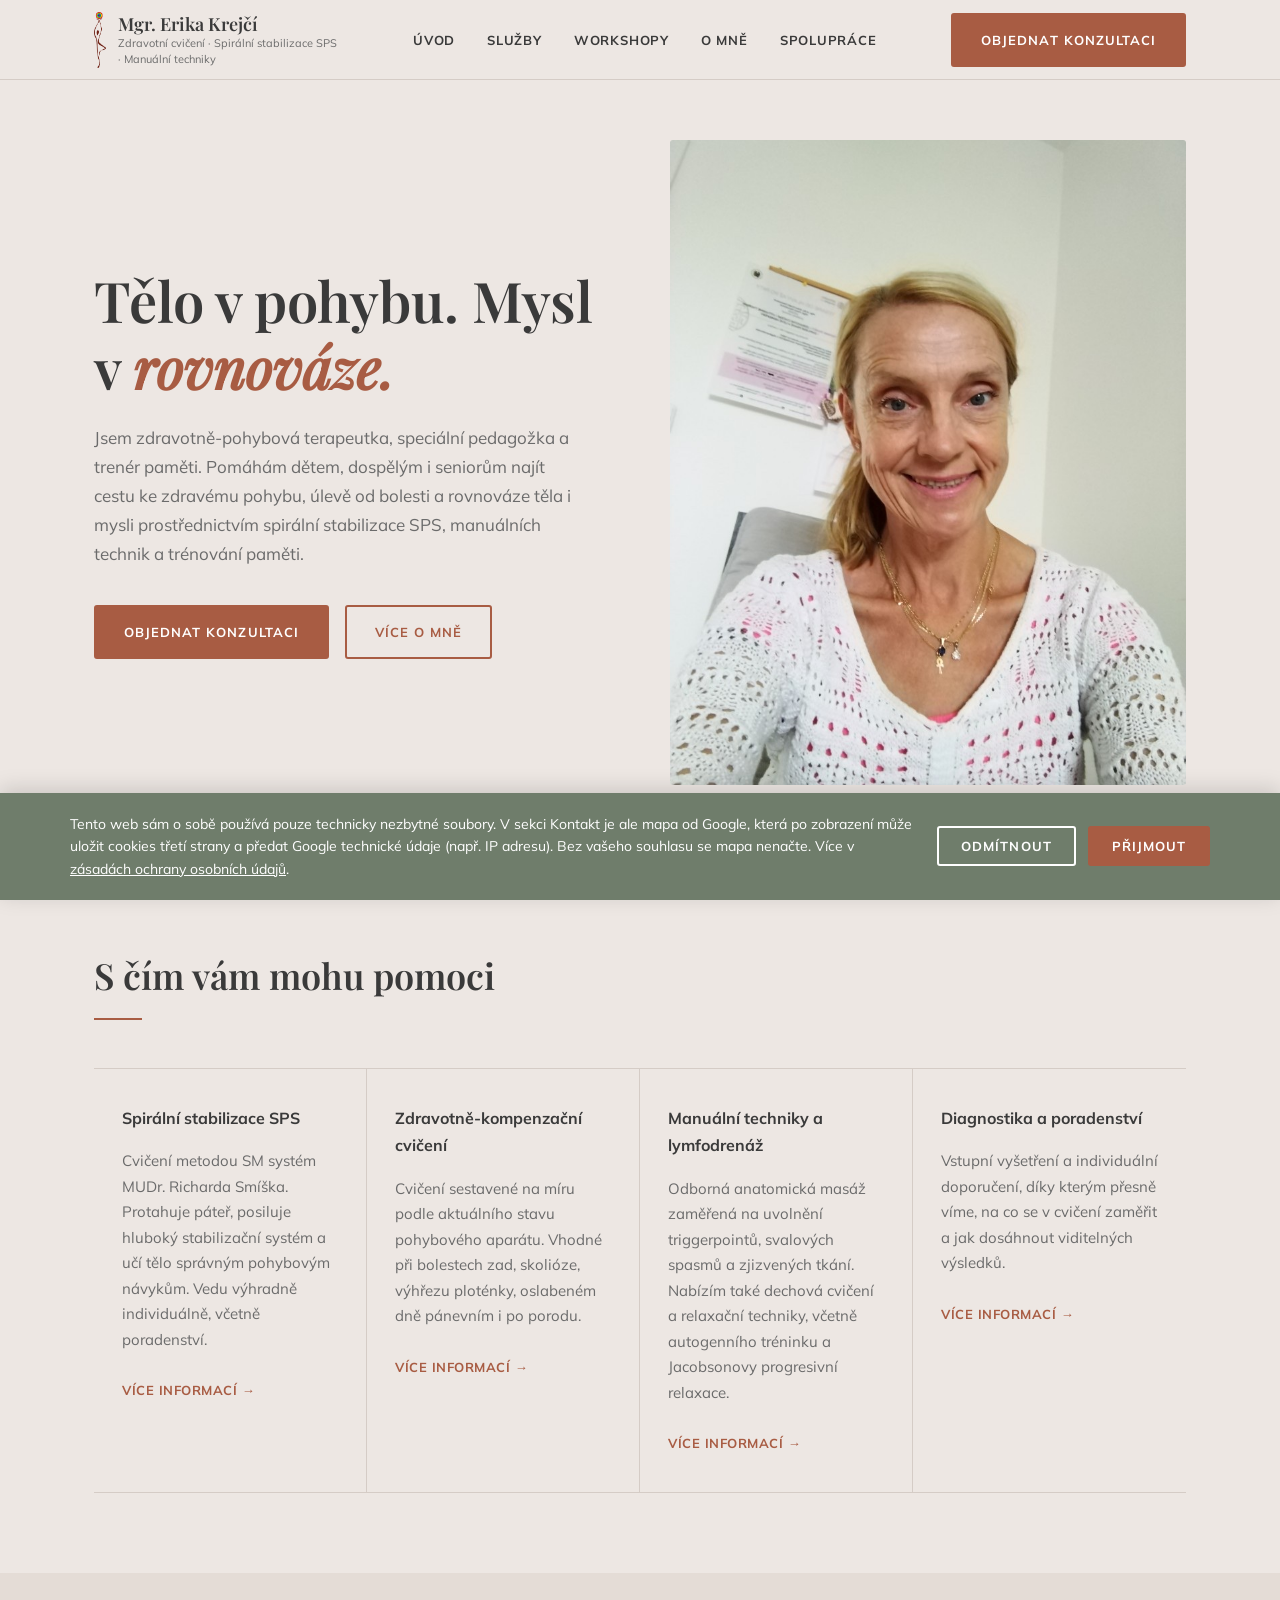
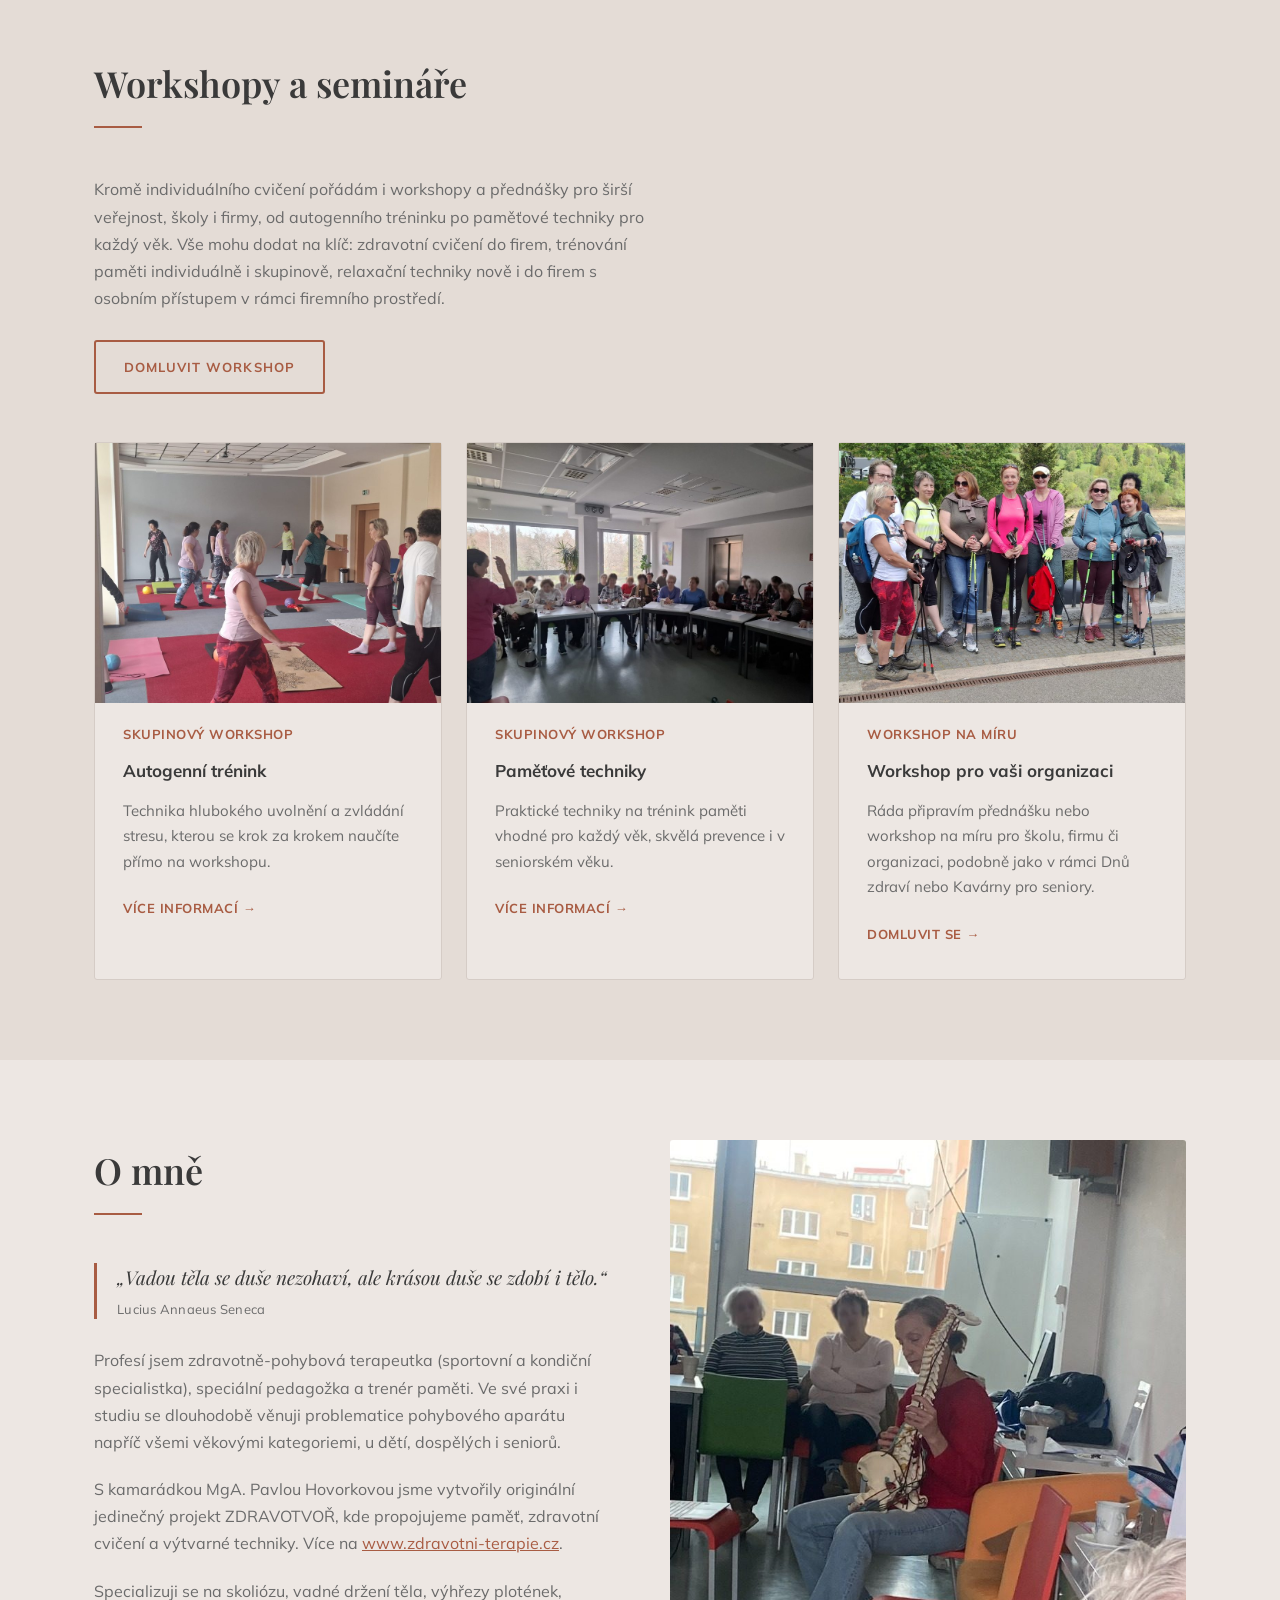
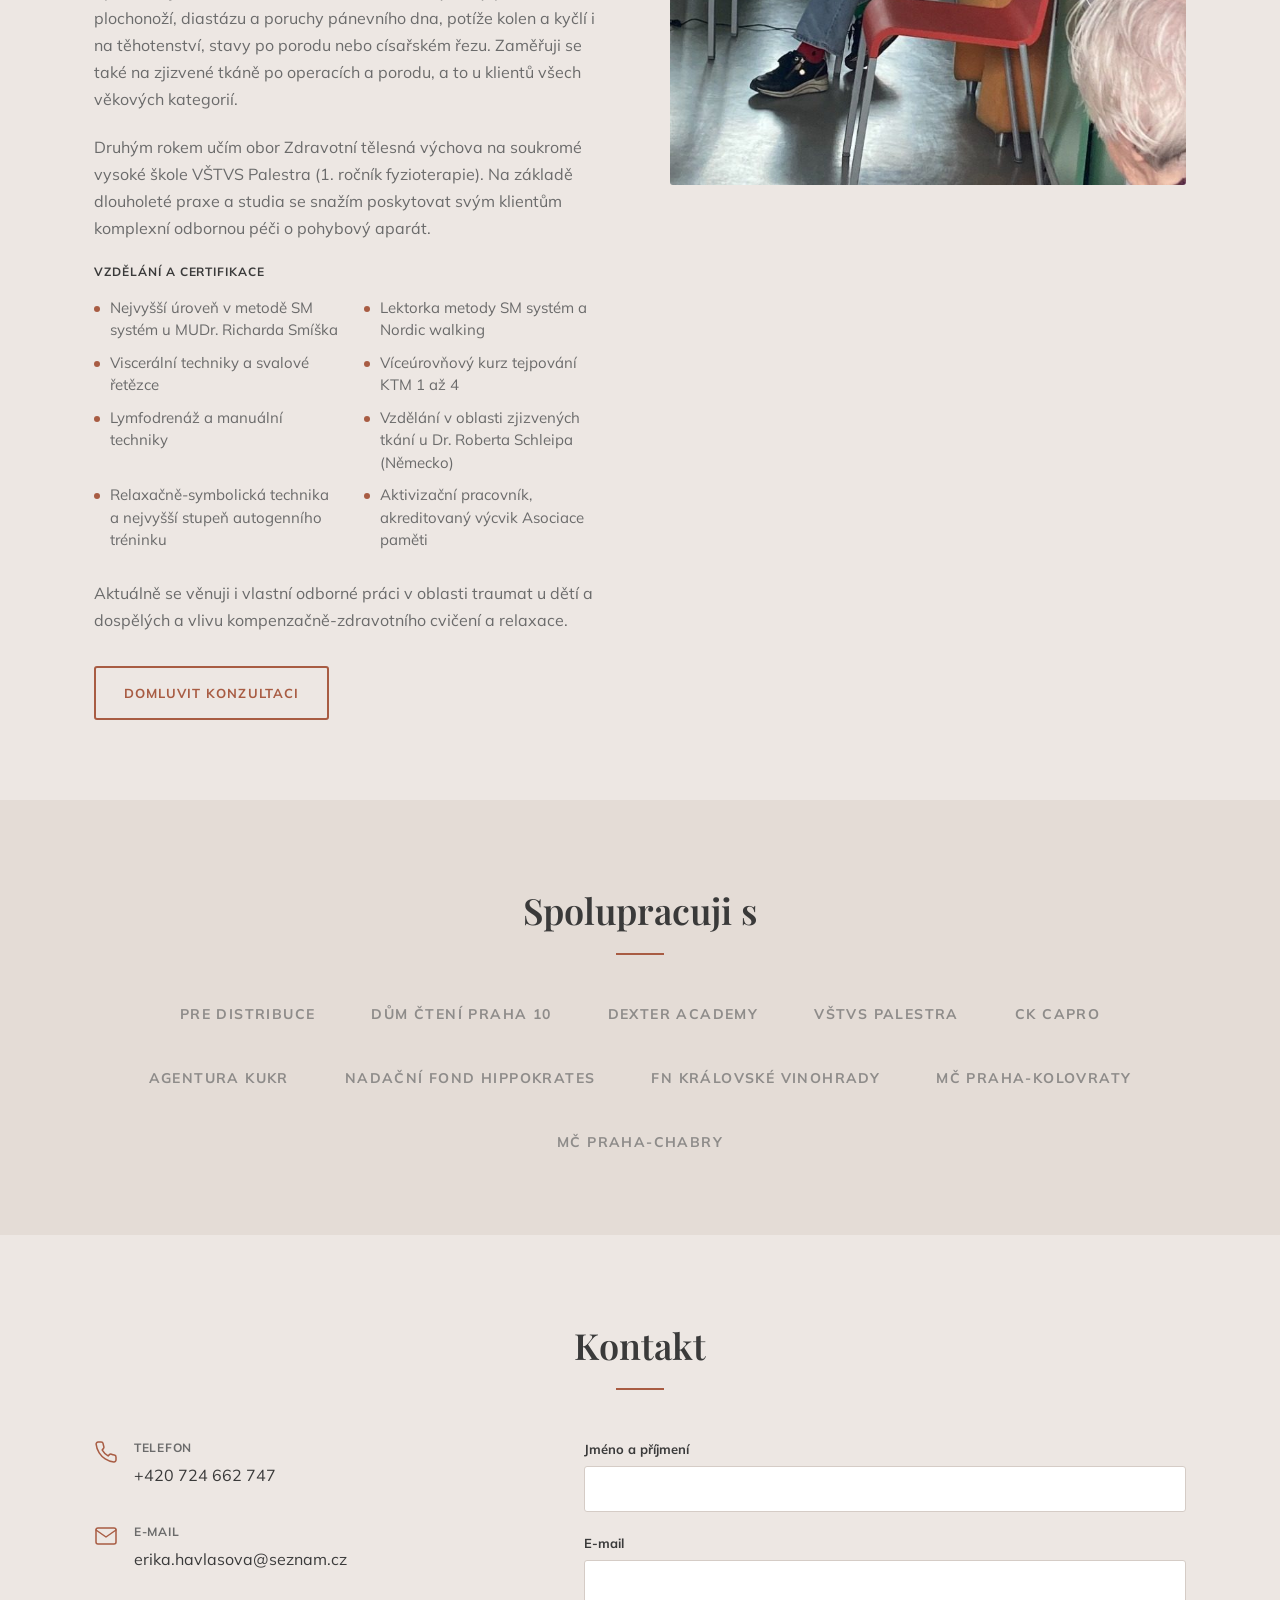
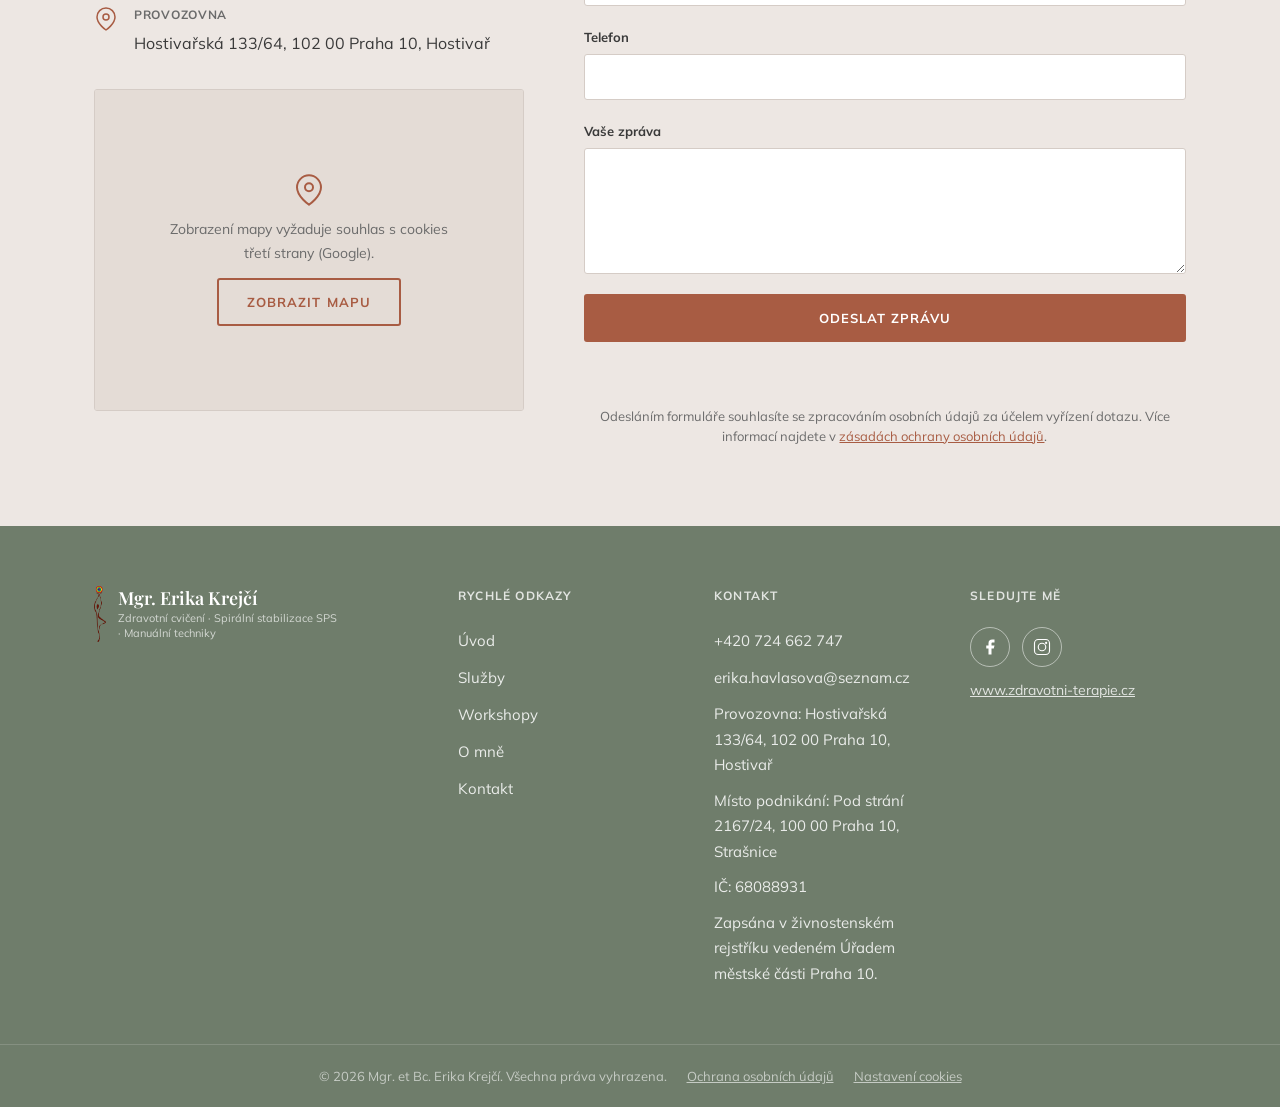
<file: index.html>
<!DOCTYPE html>
<html lang="cs">
<head>
  <meta charset="UTF-8">
  <meta name="viewport" content="width=device-width, initial-scale=1.0">
  <meta name="description" content="Mgr. et Bc. Erika Krejčí, zdravotně-pohybová terapeutka, speciální pedagožka a trenér paměti. Spirální stabilizace SPS, zdravotní cvičení, manuální techniky a trénování paměti v Praze.">
  <title>Mgr. et Bc. Erika Krejčí | Zdravotně-pohybová terapie a spirální stabilizace SPS</title>
  <link rel="icon" href="favicon.ico" sizes="any">
  <link rel="icon" type="image/png" sizes="32x32" href="img/favicon-32.png">
  <link rel="icon" type="image/png" sizes="16x16" href="img/favicon-16.png">
  <link rel="apple-touch-icon" sizes="180x180" href="img/apple-touch-icon.png">
  <link rel="preload" href="fonts/mulish-700.woff2" as="font" type="font/woff2" crossorigin>
  <link rel="preload" href="fonts/playfair-600.woff2" as="font" type="font/woff2" crossorigin>
  <link rel="stylesheet" href="css/fonts.css">
  <link rel="stylesheet" href="css/style.css">
</head>
<body>

  <!-- Header -->
  <header class="header" id="header">
    <div class="container header__inner">
      <a href="#uvod" class="logo" aria-label="Mgr. Erika Krejčí, úvod">
        <img src="img/logo.png" alt="Logo Mgr. Erika Krejčí" class="logo__icon">
        <div class="logo__text">
          <span class="logo__name">Mgr. Erika Krejčí</span>
          <span class="logo__tagline">Zdravotní cvičení · Spirální stabilizace SPS · Manuální techniky</span>
        </div>
      </a>

      <nav class="nav" id="nav" aria-label="Hlavní navigace">
        <ul class="nav__list">
          <li><a href="#uvod" class="nav__link">Úvod</a></li>
          <li><a href="#sluzby" class="nav__link">Služby</a></li>
          <li><a href="#workshopy" class="nav__link">Workshopy</a></li>
          <li><a href="#o-mne" class="nav__link">O mně</a></li>
          <li><a href="#spoluprace" class="nav__link">Spolupráce</a></li>
        </ul>
      </nav>

      <a href="#kontakt" class="btn btn--primary header__cta">Objednat konzultaci</a>

      <button class="nav-toggle" id="navToggle" aria-label="Otevřít menu" aria-expanded="false" aria-controls="nav">
        <span></span>
        <span></span>
        <span></span>
      </button>
    </div>
  </header>

  <main>

    <!-- Hero -->
    <section class="hero" id="uvod">
      <div class="container hero__inner">
        <div class="hero__content">
          <h1 class="hero__title">
            Tělo v pohybu. Mysl v <em>rovnováze.</em>
          </h1>
          <p class="hero__text">
            Jsem zdravotně-pohybová terapeutka, speciální pedagožka a trenér paměti. Pomáhám dětem, dospělým i seniorům najít cestu ke zdravému pohybu, úlevě od bolesti a rovnováze těla i mysli prostřednictvím spirální stabilizace SPS, manuálních technik a trénování paměti.
          </p>
          <div class="hero__actions">
            <a href="#kontakt" class="btn btn--primary">Objednat konzultaci</a>
            <a href="#o-mne" class="btn btn--outline">Více o mně</a>
          </div>
        </div>
        <div class="hero__image">
          <img src="img/erika-krejci-uvod.jpg" alt="Mgr. Erika Krejčí" class="hero__photo">
        </div>
      </div>
    </section>

    <!-- Services -->
    <section class="services section" id="sluzby">
      <div class="container">
        <h2 class="section__title">S čím vám mohu pomoci</h2>
        <div class="services__grid">

          <article class="service-card">
            <h3 class="service-card__title">Spirální stabilizace SPS</h3>
            <p class="service-card__text">Cvičení metodou SM systém MUDr. Richarda Smíška. Protahuje páteř, posiluje hluboký stabilizační systém a učí tělo správným pohybovým návykům. Vedu výhradně individuálně, včetně poradenství.</p>
            <button type="button" class="service-card__link" data-modal="sps">Více informací →</button>
          </article>

          <article class="service-card">
            <h3 class="service-card__title">Zdravotně-kompenzační cvičení</h3>
            <p class="service-card__text">Cvičení sestavené na míru podle aktuálního stavu pohybového aparátu. Vhodné při bolestech zad, skolióze, výhřezu ploténky, oslabeném dně pánevním i po porodu.</p>
            <button type="button" class="service-card__link" data-modal="cviceni">Více informací →</button>
          </article>

          <article class="service-card">
            <h3 class="service-card__title">Manuální techniky a lymfodrenáž</h3>
            <p class="service-card__text">Odborná anatomická masáž zaměřená na uvolnění triggerpointů, svalových spasmů a zjizvených tkání. Nabízím také dechová cvičení a relaxační techniky, včetně autogenního tréninku a Jacobsonovy progresivní relaxace.</p>
            <button type="button" class="service-card__link" data-modal="manualni">Více informací →</button>
          </article>

          <article class="service-card">
            <h3 class="service-card__title">Diagnostika a poradenství</h3>
            <p class="service-card__text">Vstupní vyšetření a individuální doporučení, díky kterým přesně víme, na co se v cvičení zaměřit a jak dosáhnout viditelných výsledků.</p>
            <button type="button" class="service-card__link" data-modal="diagnostika">Více informací →</button>
          </article>

        </div>
      </div>
    </section>

    <!-- Workshops -->
    <section class="workshops section section--alt" id="workshopy">
      <div class="container">
        <div class="workshops__header">
          <div class="workshops__intro">
            <h2 class="section__title">Workshopy a semináře</h2>
            <p class="workshops__text">Kromě individuálního cvičení pořádám i workshopy a přednášky pro širší veřejnost, školy i firmy, od autogenního tréninku po paměťové techniky pro každý věk. Vše mohu dodat na klíč: zdravotní cvičení do firem, trénování paměti individuálně i skupinově, relaxační techniky nově i do firem s osobním přístupem v rámci firemního prostředí.</p>
            <a href="#kontakt" class="btn btn--outline">Domluvit workshop</a>
          </div>
        </div>

        <div class="workshops__grid">
          <article class="workshop-card">
            <img src="img/workshop-skupinove-cviceni.jpg" alt="Skupinové zdravotní cvičení na workshopu" class="workshop-card__image">
            <span class="workshop-card__tag">Skupinový workshop</span>
            <h3 class="workshop-card__title">Autogenní trénink</h3>
            <p class="workshop-card__text">Technika hlubokého uvolnění a zvládání stresu, kterou se krok za krokem naučíte přímo na workshopu.</p>
            <button type="button" class="workshop-card__link" data-modal="autogenni">Více informací →</button>
          </article>

          <article class="workshop-card">
            <img src="img/workshop-prednaska-skupina.jpg" alt="Přednáška pro skupinu účastníků workshopu" class="workshop-card__image">
            <span class="workshop-card__tag">Skupinový workshop</span>
            <h3 class="workshop-card__title">Paměťové techniky</h3>
            <p class="workshop-card__text">Praktické techniky na trénink paměti vhodné pro každý věk, skvělá prevence i v seniorském věku.</p>
            <button type="button" class="workshop-card__link" data-modal="pamet">Více informací →</button>
          </article>

          <article class="workshop-card">
            <img src="img/workshop-nordic-walking-skupina.jpg" alt="Skupina účastníků workshopu Nordic walking v přírodě" class="workshop-card__image">
            <span class="workshop-card__tag">Workshop na míru</span>
            <h3 class="workshop-card__title">Workshop pro vaši organizaci</h3>
            <p class="workshop-card__text">Ráda připravím přednášku nebo workshop na míru pro školu, firmu či organizaci, podobně jako v rámci Dnů zdraví nebo Kavárny pro seniory.</p>
            <button type="button" class="workshop-card__link" data-modal="organizace">Domluvit se →</button>
          </article>
        </div>
      </div>
    </section>

    <!-- About -->
    <section class="about section" id="o-mne">
      <div class="container about__inner">
        <div class="about__content">
          <h2 class="section__title">O mně</h2>
          <blockquote class="about__quote">
            „Vadou těla se duše nezohaví, ale krásou duše se zdobí i tělo.“
            <cite>Lucius Annaeus Seneca</cite>
          </blockquote>
          <p class="about__text">Profesí jsem zdravotně-pohybová terapeutka (sportovní a kondiční specialistka), speciální pedagožka a trenér paměti. Ve své praxi i studiu se dlouhodobě věnuji problematice pohybového aparátu napříč všemi věkovými kategoriemi, u dětí, dospělých i seniorů.</p>
          <p class="about__text">S kamarádkou MgA. Pavlou Hovorkovou jsme vytvořily originální jedinečný projekt ZDRAVOTVOŘ, kde propojujeme paměť, zdravotní cvičení a výtvarné techniky. Více na <a href="https://www.zdravotni-terapie.cz" target="_blank" rel="noopener noreferrer">www.zdravotni-terapie.cz</a>.</p>
          <p class="about__text">Specializuji se na skoliózu, vadné držení těla, výhřezy plotének, plochonoží, diastázu a poruchy pánevního dna, potíže kolen a kyčlí i na těhotenství, stavy po porodu nebo císařském řezu. Zaměřuji se také na zjizvené tkáně po operacích a porodu, a to u klientů všech věkových kategorií.</p>
          <p class="about__text">Druhým rokem učím obor Zdravotní tělesná výchova na soukromé vysoké škole VŠTVS Palestra (1. ročník fyzioterapie). Na základě dlouholeté praxe a studia se snažím poskytovat svým klientům komplexní odbornou péči o pohybový aparát.</p>

          <div class="about__credentials">
            <h3 class="about__credentials-title">Vzdělání a certifikace</h3>
            <ul class="about__credentials-list">
              <li>Nejvyšší úroveň v metodě SM systém u MUDr. Richarda Smíška</li>
              <li>Lektorka metody SM systém a Nordic walking</li>
              <li>Viscerální techniky a svalové řetězce</li>
              <li>Víceúrovňový kurz tejpování KTM 1 až 4</li>
              <li>Lymfodrenáž a manuální techniky</li>
              <li>Vzdělání v oblasti zjizvených tkání u Dr. Roberta Schleipa (Německo)</li>
              <li>Relaxačně-symbolická technika a nejvyšší stupeň autogenního tréninku</li>
              <li>Aktivizační pracovník, akreditovaný výcvik Asociace paměti</li>
            </ul>
          </div>

          <p class="about__text">Aktuálně se věnuji i vlastní odborné práci v oblasti traumat u dětí a dospělých a vlivu kompenzačně-zdravotního cvičení a relaxace.</p>
          <a href="#kontakt" class="btn btn--outline">Domluvit konzultaci</a>
        </div>
        <div class="about__image">
          <img src="img/erika-krejci-terapie.jpg" alt="Mgr. Erika Krejčí při terapii s modelem páteře" class="about__photo">
        </div>
      </div>
    </section>

    <!-- Partners -->
    <section class="partners section section--alt" id="spoluprace">
      <div class="container">
        <h2 class="section__title section__title--center">Spolupracuji s</h2>
        <ul class="partners__list">
          <li class="partners__item"><a href="https://www.zdravotni-terapie.cz" target="_blank" rel="noopener noreferrer">PRE distribuce</a></li>
          <li class="partners__item">Dům čtení Praha 10</li>
          <li class="partners__item">Dexter Academy</li>
          <li class="partners__item">VŠTVS Palestra</li>
          <li class="partners__item">CK Capro</li>
          <li class="partners__item">Agentura KUKR</li>
          <li class="partners__item"><a href="https://www.zdravotni-terapie.cz" target="_blank" rel="noopener noreferrer">Nadační fond Hippokrates</a></li>
          <li class="partners__item"><a href="https://www.zdravotni-terapie.cz" target="_blank" rel="noopener noreferrer">FN Královské Vinohrady</a></li>
          <li class="partners__item">MČ Praha-Kolovraty</li>
          <li class="partners__item">MČ Praha-Chabry</li>
        </ul>
      </div>
    </section>

    <!-- Contact -->
    <section class="contact section" id="kontakt">
      <div class="container">
        <h2 class="section__title section__title--center">Kontakt</h2>
        <div class="contact__inner">

          <div class="contact__info">
            <div class="contact__item">
              <svg class="contact__icon" viewBox="0 0 24 24" fill="none" aria-hidden="true">
                <path d="M22 16.92v3a2 2 0 01-2.18 2 19.79 19.79 0 01-8.63-3.07 19.5 19.5 0 01-6-6 19.79 19.79 0 01-3.07-8.67A2 2 0 014.11 2h3a2 2 0 012 1.72c.127.96.361 1.903.7 2.81a2 2 0 01-.45 2.11L8.09 9.91a16 16 0 006 6l1.27-1.27a2 2 0 012.11-.45c.907.339 1.85.573 2.81.7A2 2 0 0122 16.92z" stroke="currentColor" stroke-width="1.5" stroke-linecap="round" stroke-linejoin="round"/>
              </svg>
              <div>
                <span class="contact__label">Telefon</span>
                <a href="tel:+420724662747" class="contact__value">+420 724 662 747</a>
              </div>
            </div>

            <div class="contact__item">
              <svg class="contact__icon" viewBox="0 0 24 24" fill="none" aria-hidden="true">
                <path d="M4 4h16c1.1 0 2 .9 2 2v12c0 1.1-.9 2-2 2H4c-1.1 0-2-.9-2-2V6c0-1.1.9-2 2-2z" stroke="currentColor" stroke-width="1.5" stroke-linecap="round" stroke-linejoin="round"/>
                <path d="M22 6l-10 7L2 6" stroke="currentColor" stroke-width="1.5" stroke-linecap="round" stroke-linejoin="round"/>
              </svg>
              <div>
                <span class="contact__label">E-mail</span>
                <a href="mailto:erika.havlasova@seznam.cz" class="contact__value">erika.havlasova@seznam.cz</a>
              </div>
            </div>

            <div class="contact__item">
              <svg class="contact__icon" viewBox="0 0 24 24" fill="none" aria-hidden="true">
                <path d="M21 10c0 7-9 13-9 13s-9-6-9-13a9 9 0 0118 0z" stroke="currentColor" stroke-width="1.5" stroke-linecap="round" stroke-linejoin="round"/>
                <circle cx="12" cy="10" r="3" stroke="currentColor" stroke-width="1.5"/>
              </svg>
              <div>
                <span class="contact__label">Provozovna</span>
                <span class="contact__value">Hostivařská 133/64, 102 00 Praha 10, Hostivař</span>
              </div>
            </div>

            <div class="contact__map" id="contactMap" data-map-src="https://www.google.com/maps/embed?pb=!1m18!1m12!1m3!1d2561.6964108514167!2d14.529740576564569!3d50.05451817151929!2m3!1f0!2f0!3f0!3m2!1i1024!2i768!4f13.1!3m3!1m2!1s0x470b93830efd0501%3A0x8461b1f9ef565a7b!2zTWdyLkVyaWthIEtyZWrEjcOt!5e0!3m2!1sen!2scz!4v1788268727471!5m2!1sen!2scz" data-map-title="Mapa – provozovna Mgr. Erika Krejčí, Hostivařská 64, Praha 10">
              <div class="contact__map-placeholder" id="contactMapPlaceholder">
                <svg viewBox="0 0 24 24" fill="none" aria-hidden="true"><path d="M21 10c0 7-9 13-9 13s-9-6-9-13a9 9 0 0118 0z" stroke="currentColor" stroke-width="1.5" stroke-linecap="round" stroke-linejoin="round"/><circle cx="12" cy="10" r="3" stroke="currentColor" stroke-width="1.5"/></svg>
                <p>Zobrazení mapy vyžaduje souhlas s cookies třetí strany (Google).</p>
                <button type="button" class="btn btn--outline" id="contactMapConsentBtn">Zobrazit mapu</button>
              </div>
            </div>
          </div>

          <form class="contact__form" id="contactForm" action="https://formspree.io/f/mwlklzlr" method="POST" novalidate>
            <div class="form-group">
              <label for="name" class="form-label">Jméno a příjmení</label>
              <input type="text" id="name" name="name" class="form-input" required autocomplete="name">
            </div>
            <div class="form-group">
              <label for="email" class="form-label">E-mail</label>
              <input type="email" id="email" name="email" class="form-input" required autocomplete="email">
            </div>
            <div class="form-group">
              <label for="phone" class="form-label">Telefon</label>
              <input type="tel" id="phone" name="phone" class="form-input" autocomplete="tel">
            </div>
            <div class="form-group">
              <label for="message" class="form-label">Vaše zpráva</label>
              <textarea id="message" name="message" class="form-input form-textarea" rows="5" required></textarea>
            </div>

            <input type="hidden" name="_subject" id="formSubject" value="Dotaz z webu">
            <input type="text" name="_gotcha" class="form-honeypot" tabindex="-1" autocomplete="off" aria-hidden="true">

            <button type="submit" class="btn btn--primary btn--full">Odeslat zprávu</button>
            <p class="form-status" id="formStatus" role="status" aria-live="polite"></p>
            <p class="form-note">Odesláním formuláře souhlasíte se zpracováním osobních údajů za účelem vyřízení dotazu. Více informací najdete v <a href="ochrana-osobnich-udaju.html">zásadách ochrany osobních údajů</a>.</p>
          </form>

        </div>
      </div>
    </section>

  </main>

  <!-- Footer -->
  <footer class="footer">
    <div class="container footer__inner">
          <div class="footer__brand">
        <a href="#uvod" class="logo logo--footer" aria-label="Mgr. Erika Krejčí, úvod">
          <img src="img/logo.png" alt="Logo Mgr. Erika Krejčí" class="logo__icon">
          <div class="logo__text">
            <span class="logo__name">Mgr. Erika Krejčí</span>
            <span class="logo__tagline">Zdravotní cvičení · Spirální stabilizace SPS · Manuální techniky</span>
          </div>
        </a>
      </div>

      <div class="footer__links">
        <h3 class="footer__heading">Rychlé odkazy</h3>
        <ul class="footer__list">
          <li><a href="#uvod">Úvod</a></li>
          <li><a href="#sluzby">Služby</a></li>
          <li><a href="#workshopy">Workshopy</a></li>
          <li><a href="#o-mne">O mně</a></li>
          <li><a href="#kontakt">Kontakt</a></li>
        </ul>
      </div>

      <div class="footer__contact">
        <h3 class="footer__heading">Kontakt</h3>
        <ul class="footer__list">
          <li><a href="tel:+420724662747">+420 724 662 747</a></li>
          <li><a href="mailto:erika.havlasova@seznam.cz">erika.havlasova@seznam.cz</a></li>
          <li>Provozovna: Hostivařská 133/64, 102 00 Praha 10, Hostivař</li>
          <li>Místo podnikání: Pod strání 2167/24, 100 00 Praha 10, Strašnice</li>
          <li>IČ: 68088931</li>
          <li>Zapsána v živnostenském rejstříku vedeném Úřadem městské části Praha 10.</li>
        </ul>
      </div>

      <div class="footer__social">
        <h3 class="footer__heading">Sledujte mě</h3>
        <div class="footer__social-links">
          <a href="https://www.facebook.com/erikakrejcii" class="footer__social-link" aria-label="Facebook" target="_blank" rel="noopener noreferrer">
            <svg viewBox="0 0 24 24" fill="currentColor" aria-hidden="true"><path d="M18 2h-3a5 5 0 00-5 5v3H7v4h3v8h4v-8h3l1-4h-4V7a1 1 0 011-1h3z"/></svg>
          </a>
          <a href="https://www.instagram.com/erikakr_ejci/" class="footer__social-link" aria-label="Instagram" target="_blank" rel="noopener noreferrer">
            <svg viewBox="0 0 24 24" fill="none" stroke="currentColor" stroke-width="1.5" aria-hidden="true"><rect x="2" y="2" width="20" height="20" rx="5"/><circle cx="12" cy="12" r="5"/><circle cx="17.5" cy="6.5" r="1.5" fill="currentColor" stroke="none"/></svg>
          </a>
        </div>
        <a href="https://www.zdravotni-terapie.cz" class="footer__web-link" target="_blank" rel="noopener noreferrer">www.zdravotni-terapie.cz</a>
      </div>
    </div>

    <div class="footer__bottom">
      <div class="container footer__bottom-inner">
        <p>&copy; 2026 Mgr. et Bc. Erika Krejčí. Všechna práva vyhrazena.</p>
        <a href="ochrana-osobnich-udaju.html" class="footer__bottom-link">Ochrana osobních údajů</a>
        <button type="button" class="footer__bottom-link footer__bottom-link--btn" id="cookieSettingsLink">Nastavení cookies</button>
      </div>
    </div>
  </footer>

  <!-- Info modal (obsah se plní dynamicky přes JS podle data-modal atributu) -->
  <div class="modal" id="infoModal" hidden>
    <div class="modal__backdrop" data-modal-close></div>
    <div class="modal__dialog" role="dialog" aria-modal="true" aria-labelledby="modalTitle">
      <button type="button" class="modal__close" data-modal-close aria-label="Zavřít">&times;</button>
      <h3 class="modal__title" id="modalTitle"></h3>
      <div class="modal__body" id="modalBody"></div>
    </div>
  </div>

  <!-- Cookie lišta: souhlas s cookies třetích stran (Google Maps) -->
  <div class="cookie-banner" id="cookieBanner" role="dialog" aria-live="polite" aria-label="Nastavení cookies" hidden>
    <div class="cookie-banner__inner">
      <p class="cookie-banner__text">
        Tento web sám o sobě používá pouze technicky nezbytné soubory. V sekci Kontakt je ale mapa od Google, která
        po zobrazení může uložit cookies třetí strany a předat Google technické údaje (např. IP adresu). Bez vašeho
        souhlasu se mapa nenačte. Více v <a href="ochrana-osobnich-udaju.html">zásadách ochrany osobních údajů</a>.
      </p>
      <div class="cookie-banner__actions">
        <button type="button" class="btn btn--outline cookie-banner__btn" id="cookieReject">Odmítnout</button>
        <button type="button" class="btn btn--primary cookie-banner__btn" id="cookieAccept">Přijmout</button>
      </div>
    </div>
  </div>

  <script src="js/main.js?v=2"></script>
</body>
</html>
</file>
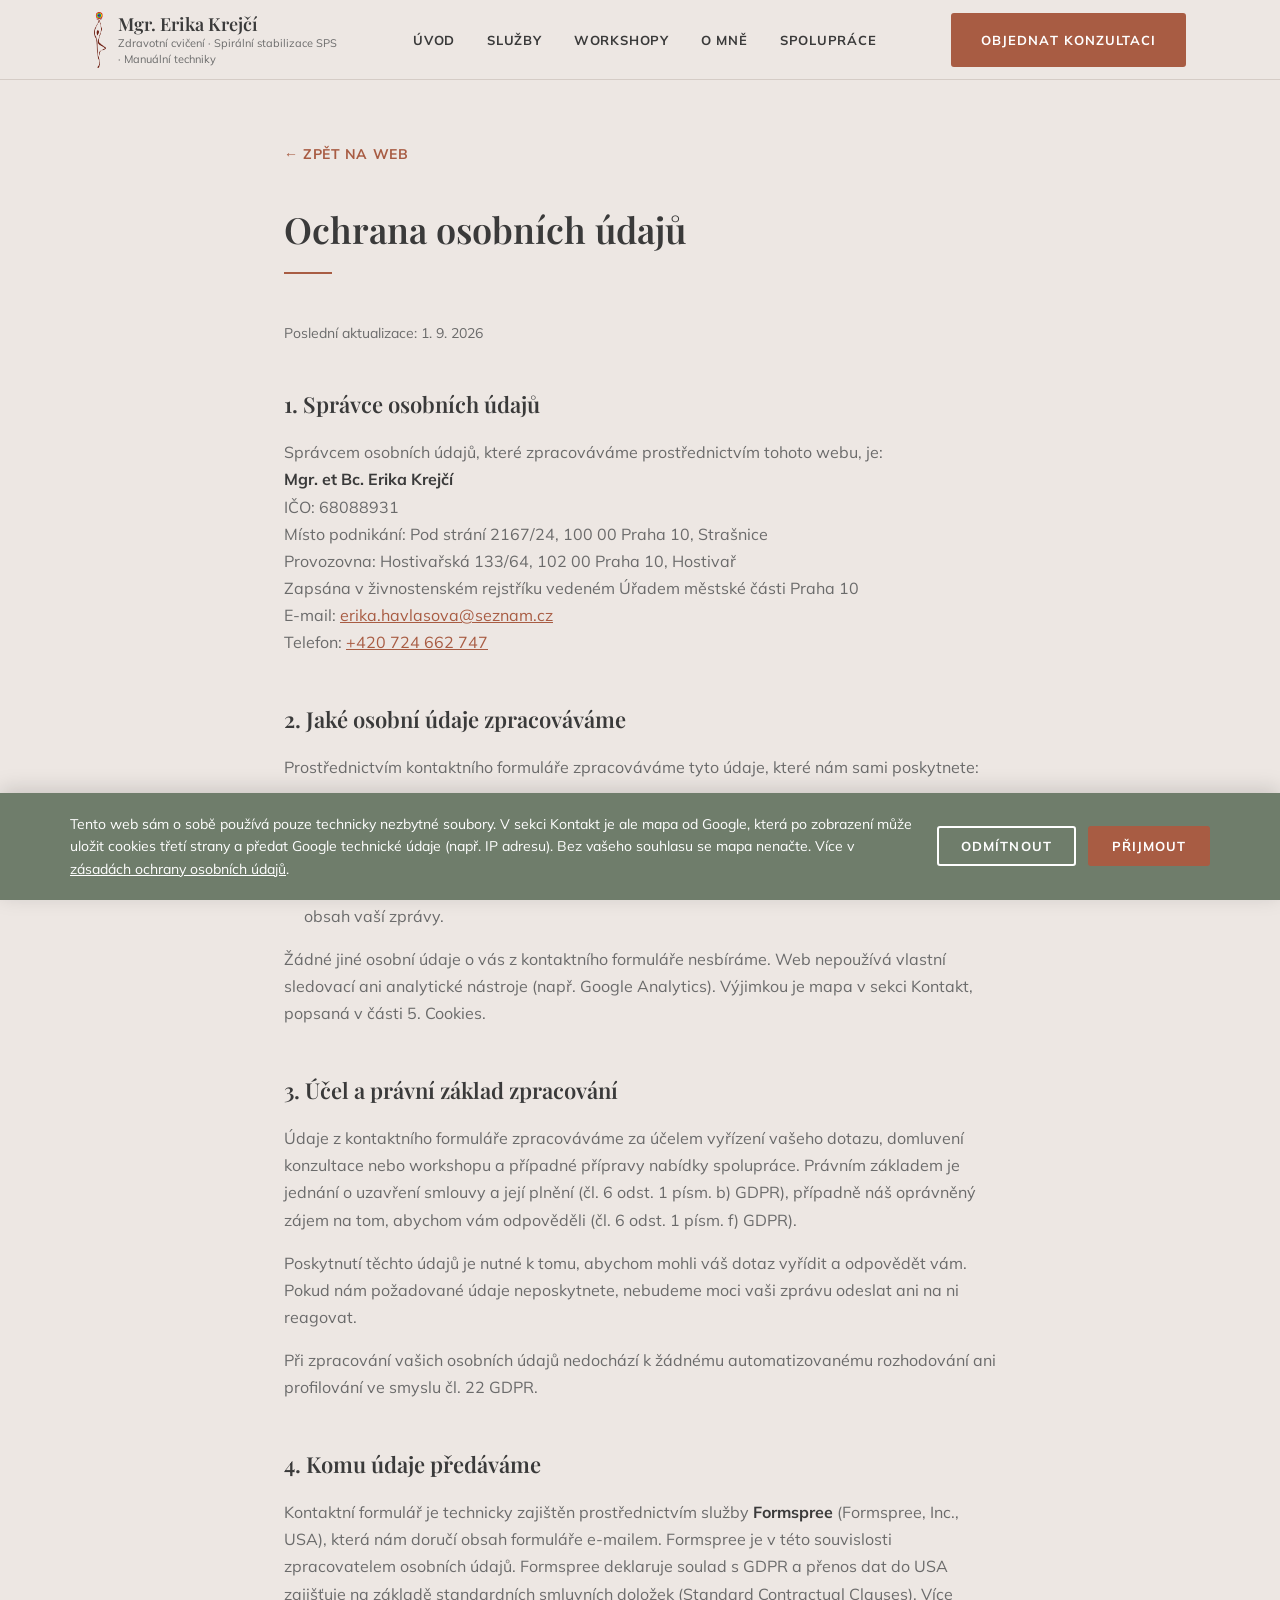
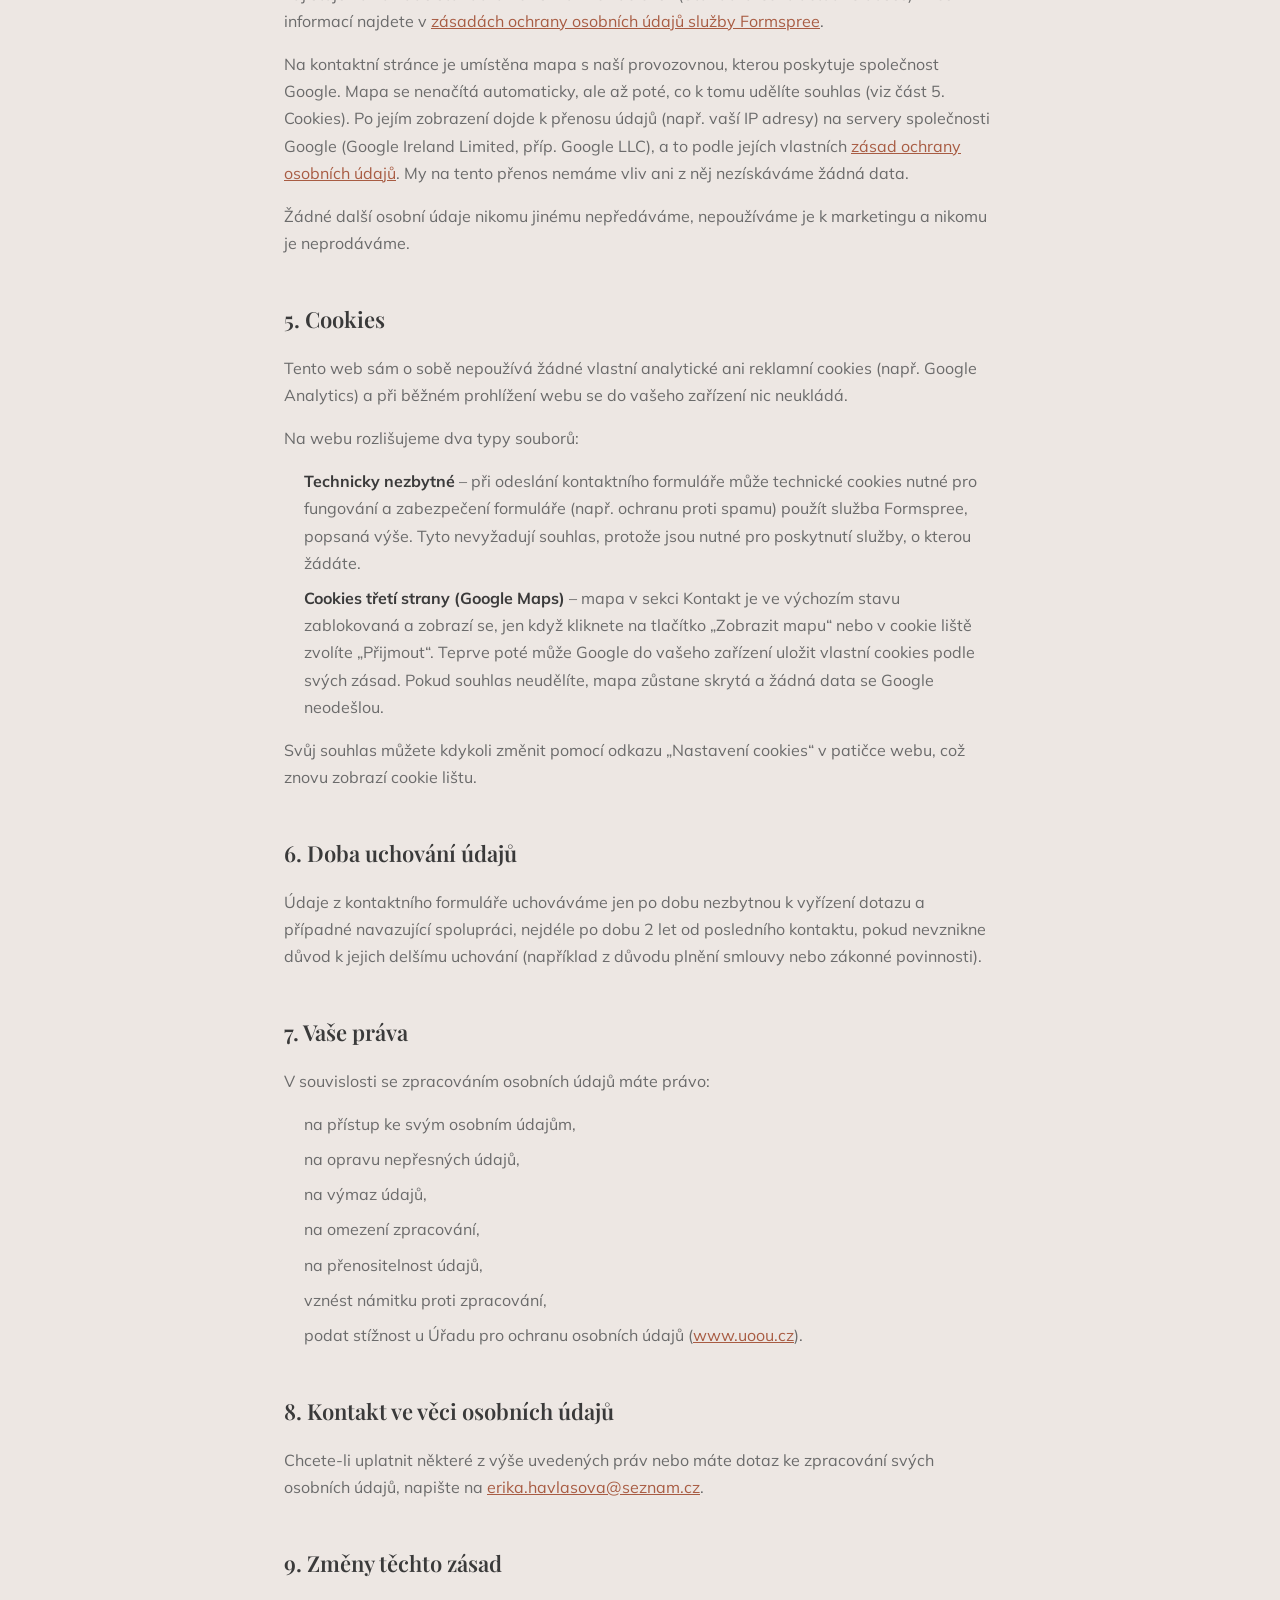
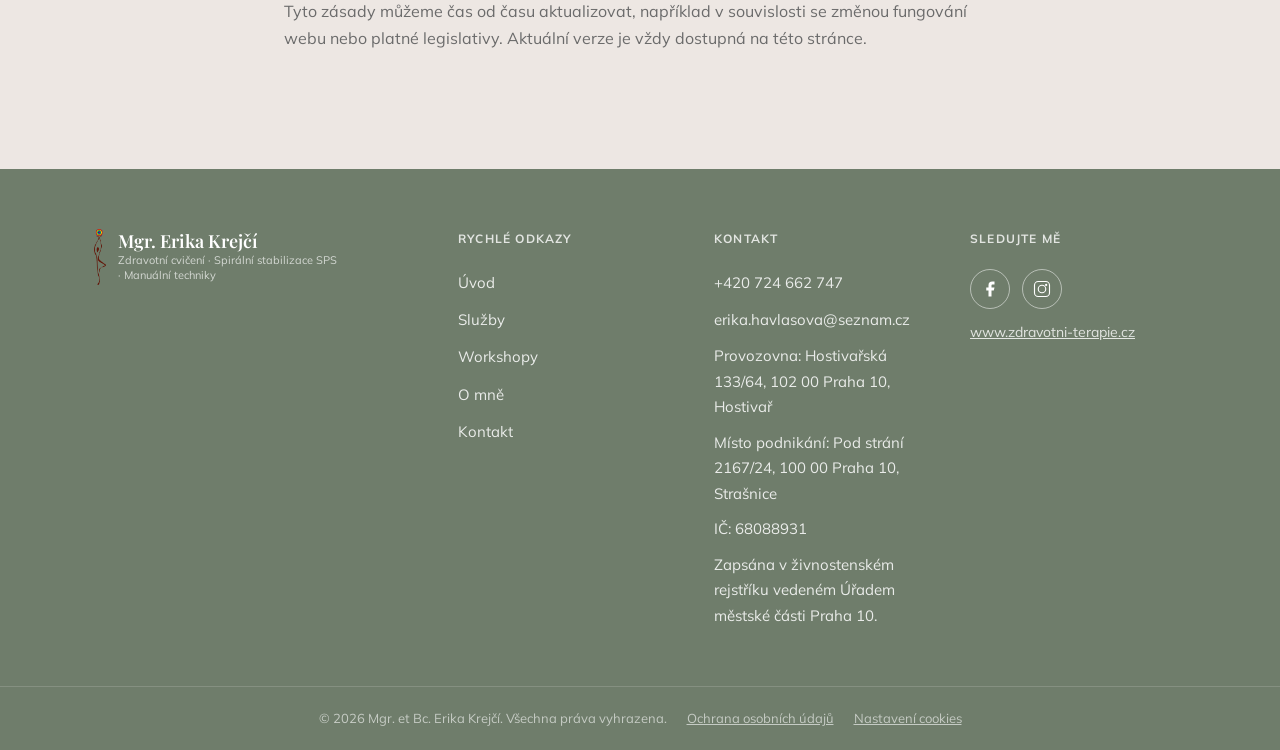
<file: ochrana-osobnich-udaju.html>
<!DOCTYPE html>
<html lang="cs">
<head>
  <meta charset="UTF-8">
  <meta name="viewport" content="width=device-width, initial-scale=1.0">
  <meta name="robots" content="noindex, follow">
  <meta name="description" content="Zásady ochrany osobních údajů webu Mgr. et Bc. Erika Krejčí.">
  <title>Ochrana osobních údajů | Mgr. et Bc. Erika Krejčí</title>
  <link rel="icon" href="favicon.ico" sizes="any">
  <link rel="icon" type="image/png" sizes="32x32" href="img/favicon-32.png">
  <link rel="icon" type="image/png" sizes="16x16" href="img/favicon-16.png">
  <link rel="apple-touch-icon" sizes="180x180" href="img/apple-touch-icon.png">
  <link rel="preload" href="fonts/mulish-700.woff2" as="font" type="font/woff2" crossorigin>
  <link rel="preload" href="fonts/playfair-600.woff2" as="font" type="font/woff2" crossorigin>
  <link rel="stylesheet" href="css/fonts.css">
  <link rel="stylesheet" href="css/style.css">
</head>
<body>

  <!-- Header -->
  <header class="header" id="header">
    <div class="container header__inner">
      <a href="index.html#uvod" class="logo" aria-label="Mgr. Erika Krejčí, úvod">
        <img src="img/logo.png" alt="Logo Mgr. Erika Krejčí" class="logo__icon">
        <div class="logo__text">
          <span class="logo__name">Mgr. Erika Krejčí</span>
          <span class="logo__tagline">Zdravotní cvičení · Spirální stabilizace SPS · Manuální techniky</span>
        </div>
      </a>

      <nav class="nav" id="nav" aria-label="Hlavní navigace">
        <ul class="nav__list">
          <li><a href="index.html#uvod" class="nav__link">Úvod</a></li>
          <li><a href="index.html#sluzby" class="nav__link">Služby</a></li>
          <li><a href="index.html#workshopy" class="nav__link">Workshopy</a></li>
          <li><a href="index.html#o-mne" class="nav__link">O mně</a></li>
          <li><a href="index.html#spoluprace" class="nav__link">Spolupráce</a></li>
        </ul>
      </nav>

      <a href="index.html#kontakt" class="btn btn--primary header__cta">Objednat konzultaci</a>

      <button class="nav-toggle" id="navToggle" aria-label="Otevřít menu" aria-expanded="false" aria-controls="nav">
        <span></span>
        <span></span>
        <span></span>
      </button>
    </div>
  </header>

  <main>
    <section class="legal">
      <div class="container legal__container">
        <a href="index.html" class="legal__back">← Zpět na web</a>
        <h1 class="section__title">Ochrana osobních údajů</h1>
        <p class="legal__updated">Poslední aktualizace: 1. 9. 2026</p>

        <div class="legal__content">
          <h2>1. Správce osobních údajů</h2>
          <p>
            Správcem osobních údajů, které zpracováváme prostřednictvím tohoto webu, je:<br>
            <strong>Mgr. et Bc. Erika Krejčí</strong><br>
            IČO: 68088931<br>
            Místo podnikání: Pod strání 2167/24, 100 00 Praha 10, Strašnice<br>
            Provozovna: Hostivařská 133/64, 102 00 Praha 10, Hostivař<br>
            Zapsána v živnostenském rejstříku vedeném Úřadem městské části Praha 10<br>
            E-mail: <a href="mailto:erika.havlasova@seznam.cz">erika.havlasova@seznam.cz</a><br>
            Telefon: <a href="tel:+420724662747">+420 724 662 747</a>
          </p>

          <h2>2. Jaké osobní údaje zpracováváme</h2>
          <p>Prostřednictvím kontaktního formuláře zpracováváme tyto údaje, které nám sami poskytnete:</p>
          <ul>
            <li>jméno a příjmení,</li>
            <li>e-mailová adresa,</li>
            <li>telefonní číslo (nepovinné),</li>
            <li>obsah vaší zprávy.</li>
          </ul>
          <p>Žádné jiné osobní údaje o vás z kontaktního formuláře nesbíráme. Web nepoužívá vlastní sledovací ani analytické nástroje (např. Google Analytics). Výjimkou je mapa v sekci Kontakt, popsaná v části 5. Cookies.</p>

          <h2>3. Účel a právní základ zpracování</h2>
          <p>
            Údaje z kontaktního formuláře zpracováváme za účelem vyřízení vašeho dotazu, domluvení konzultace nebo
            workshopu a případné přípravy nabídky spolupráce. Právním základem je jednání o uzavření smlouvy a její
            plnění (čl. 6 odst. 1 písm. b) GDPR), případně náš oprávněný zájem na tom, abychom vám odpověděli
            (čl. 6 odst. 1 písm. f) GDPR).
          </p>
          <p>
            Poskytnutí těchto údajů je nutné k tomu, abychom mohli váš dotaz vyřídit a odpovědět vám. Pokud nám
            požadované údaje neposkytnete, nebudeme moci vaši zprávu odeslat ani na ni reagovat.
          </p>
          <p>
            Při zpracování vašich osobních údajů nedochází k žádnému automatizovanému rozhodování ani profilování
            ve smyslu čl. 22 GDPR.
          </p>

          <h2>4. Komu údaje předáváme</h2>
          <p>
            Kontaktní formulář je technicky zajištěn prostřednictvím služby <strong>Formspree</strong>
            (Formspree, Inc., USA), která nám doručí obsah formuláře e-mailem. Formspree je v této souvislosti
            zpracovatelem osobních údajů. Formspree deklaruje soulad s GDPR a přenos dat do USA zajišťuje na základě
            standardních smluvních doložek (Standard Contractual Clauses). Více informací najdete v
            <a href="https://formspree.io/legal/privacy-policy/" target="_blank" rel="noopener noreferrer">zásadách ochrany osobních údajů služby Formspree</a>.
          </p>
          <p>
            Na kontaktní stránce je umístěna mapa s naší provozovnou, kterou poskytuje společnost Google. Mapa se
            nenačítá automaticky, ale až poté, co k tomu udělíte souhlas (viz část 5. Cookies). Po jejím zobrazení
            dojde k přenosu údajů (např. vaší IP adresy) na servery společnosti Google (Google Ireland Limited,
            příp. Google LLC), a to podle jejích vlastních
            <a href="https://policies.google.com/privacy" target="_blank" rel="noopener noreferrer">zásad ochrany osobních údajů</a>.
            My na tento přenos nemáme vliv ani z něj nezískáváme žádná data.
          </p>
          <p>Žádné další osobní údaje nikomu jinému nepředáváme, nepoužíváme je k marketingu a nikomu je neprodáváme.</p>

          <h2>5. Cookies</h2>
          <p>
            Tento web sám o sobě nepoužívá žádné vlastní analytické ani reklamní cookies (např. Google Analytics)
            a při běžném prohlížení webu se do vašeho zařízení nic neukládá.
          </p>
          <p>Na webu rozlišujeme dva typy souborů:</p>
          <ul>
            <li>
              <strong>Technicky nezbytné</strong> – při odeslání kontaktního formuláře může technické cookies nutné
              pro fungování a zabezpečení formuláře (např. ochranu proti spamu) použít služba Formspree, popsaná
              výše. Tyto nevyžadují souhlas, protože jsou nutné pro poskytnutí služby, o kterou žádáte.
            </li>
            <li>
              <strong>Cookies třetí strany (Google Maps)</strong> – mapa v sekci Kontakt je ve výchozím stavu
              zablokovaná a zobrazí se, jen když kliknete na tlačítko „Zobrazit mapu“ nebo v cookie liště zvolíte
              „Přijmout“. Teprve poté může Google do vašeho zařízení uložit vlastní cookies podle svých zásad.
              Pokud souhlas neudělíte, mapa zůstane skrytá a žádná data se Google neodešlou.
            </li>
          </ul>
          <p>
            Svůj souhlas můžete kdykoli změnit pomocí odkazu „Nastavení cookies“ v patičce webu, což znovu zobrazí
            cookie lištu.
          </p>

          <h2>6. Doba uchování údajů</h2>
          <p>
            Údaje z kontaktního formuláře uchováváme jen po dobu nezbytnou k vyřízení dotazu a případné navazující
            spolupráci, nejdéle po dobu 2 let od posledního kontaktu, pokud nevznikne důvod k jejich delšímu uchování
            (například z důvodu plnění smlouvy nebo zákonné povinnosti).
          </p>

          <h2>7. Vaše práva</h2>
          <p>V souvislosti se zpracováním osobních údajů máte právo:</p>
          <ul>
            <li>na přístup ke svým osobním údajům,</li>
            <li>na opravu nepřesných údajů,</li>
            <li>na výmaz údajů,</li>
            <li>na omezení zpracování,</li>
            <li>na přenositelnost údajů,</li>
            <li>vznést námitku proti zpracování,</li>
            <li>podat stížnost u Úřadu pro ochranu osobních údajů (<a href="https://www.uoou.cz" target="_blank" rel="noopener noreferrer">www.uoou.cz</a>).</li>
          </ul>

          <h2>8. Kontakt ve věci osobních údajů</h2>
          <p>
            Chcete-li uplatnit některé z výše uvedených práv nebo máte dotaz ke zpracování svých osobních údajů,
            napište na <a href="mailto:erika.havlasova@seznam.cz">erika.havlasova@seznam.cz</a>.
          </p>

          <h2>9. Změny těchto zásad</h2>
          <p>
            Tyto zásady můžeme čas od času aktualizovat, například v souvislosti se změnou fungování webu nebo
            platné legislativy. Aktuální verze je vždy dostupná na této stránce.
          </p>
        </div>
      </div>
    </section>
  </main>

  <!-- Footer -->
  <footer class="footer">
    <div class="container footer__inner">
      <div class="footer__brand">
        <a href="index.html#uvod" class="logo logo--footer" aria-label="Mgr. Erika Krejčí, úvod">
          <img src="img/logo.png" alt="Logo Mgr. Erika Krejčí" class="logo__icon">
          <div class="logo__text">
            <span class="logo__name">Mgr. Erika Krejčí</span>
            <span class="logo__tagline">Zdravotní cvičení · Spirální stabilizace SPS · Manuální techniky</span>
          </div>
        </a>
      </div>

      <div class="footer__links">
        <h3 class="footer__heading">Rychlé odkazy</h3>
        <ul class="footer__list">
          <li><a href="index.html#uvod">Úvod</a></li>
          <li><a href="index.html#sluzby">Služby</a></li>
          <li><a href="index.html#workshopy">Workshopy</a></li>
          <li><a href="index.html#o-mne">O mně</a></li>
          <li><a href="index.html#kontakt">Kontakt</a></li>
        </ul>
      </div>

      <div class="footer__contact">
        <h3 class="footer__heading">Kontakt</h3>
        <ul class="footer__list">
          <li><a href="tel:+420724662747">+420 724 662 747</a></li>
          <li><a href="mailto:erika.havlasova@seznam.cz">erika.havlasova@seznam.cz</a></li>
          <li>Provozovna: Hostivařská 133/64, 102 00 Praha 10, Hostivař</li>
          <li>Místo podnikání: Pod strání 2167/24, 100 00 Praha 10, Strašnice</li>
          <li>IČ: 68088931</li>
          <li>Zapsána v živnostenském rejstříku vedeném Úřadem městské části Praha 10.</li>
        </ul>
      </div>

      <div class="footer__social">
        <h3 class="footer__heading">Sledujte mě</h3>
        <div class="footer__social-links">
          <a href="https://www.facebook.com/erikakrejcii" class="footer__social-link" aria-label="Facebook" target="_blank" rel="noopener noreferrer">
            <svg viewBox="0 0 24 24" fill="currentColor" aria-hidden="true"><path d="M18 2h-3a5 5 0 00-5 5v3H7v4h3v8h4v-8h3l1-4h-4V7a1 1 0 011-1h3z"/></svg>
          </a>
          <a href="https://www.instagram.com/erikakr_ejci/" class="footer__social-link" aria-label="Instagram" target="_blank" rel="noopener noreferrer">
            <svg viewBox="0 0 24 24" fill="none" stroke="currentColor" stroke-width="1.5" aria-hidden="true"><rect x="2" y="2" width="20" height="20" rx="5"/><circle cx="12" cy="12" r="5"/><circle cx="17.5" cy="6.5" r="1.5" fill="currentColor" stroke="none"/></svg>
          </a>
        </div>
        <a href="https://www.zdravotni-terapie.cz" class="footer__web-link" target="_blank" rel="noopener noreferrer">www.zdravotni-terapie.cz</a>
      </div>
    </div>

    <div class="footer__bottom">
      <div class="container footer__bottom-inner">
        <p>&copy; 2026 Mgr. et Bc. Erika Krejčí. Všechna práva vyhrazena.</p>
        <a href="ochrana-osobnich-udaju.html" class="footer__bottom-link">Ochrana osobních údajů</a>
        <button type="button" class="footer__bottom-link footer__bottom-link--btn" id="cookieSettingsLink">Nastavení cookies</button>
      </div>
    </div>
  </footer>

  <!-- Cookie lišta: souhlas s cookies třetích stran (Google Maps) -->
  <div class="cookie-banner" id="cookieBanner" role="dialog" aria-live="polite" aria-label="Nastavení cookies" hidden>
    <div class="cookie-banner__inner">
      <p class="cookie-banner__text">
        Tento web sám o sobě používá pouze technicky nezbytné soubory. V sekci Kontakt je ale mapa od Google, která
        po zobrazení může uložit cookies třetí strany a předat Google technické údaje (např. IP adresu). Bez vašeho
        souhlasu se mapa nenačte. Více v <a href="ochrana-osobnich-udaju.html">zásadách ochrany osobních údajů</a>.
      </p>
      <div class="cookie-banner__actions">
        <button type="button" class="btn btn--outline cookie-banner__btn" id="cookieReject">Odmítnout</button>
        <button type="button" class="btn btn--primary cookie-banner__btn" id="cookieAccept">Přijmout</button>
      </div>
    </div>
  </div>

  <script src="js/main.js?v=2"></script>
</body>
</html>
</file>
<file: css/fonts.css>
/* Self-hosted fonts, custom-subset to guarantee full Czech diacritic
   support (č, ď, ě, ň, ř, š, ť, ů, ž, …). Each file is a single face
   with no unicode-range splitting, so there is no risk of the browser
   picking a fallback system font mid-word for accented capitals. */

/* --- Mulish (body text) --- */
@font-face {
  font-family: 'Mulish';
  font-style: normal;
  font-weight: 300;
  font-display: swap;
  src: url('../fonts/mulish-300.woff2') format('woff2');
}

@font-face {
  font-family: 'Mulish';
  font-style: normal;
  font-weight: 400;
  font-display: swap;
  src: url('../fonts/mulish-400.woff2') format('woff2');
}

@font-face {
  font-family: 'Mulish';
  font-style: normal;
  font-weight: 700;
  font-display: swap;
  src: url('../fonts/mulish-700.woff2') format('woff2');
}

/* --- Playfair Display (headings) --- */
@font-face {
  font-family: 'Playfair Display';
  font-style: normal;
  font-weight: 400;
  font-display: swap;
  src: url('../fonts/playfair-400.woff2') format('woff2');
}

@font-face {
  font-family: 'Playfair Display';
  font-style: italic;
  font-weight: 400;
  font-display: swap;
  src: url('../fonts/playfair-400-italic.woff2') format('woff2');
}

@font-face {
  font-family: 'Playfair Display';
  font-style: normal;
  font-weight: 600;
  font-display: swap;
  src: url('../fonts/playfair-600.woff2') format('woff2');
}

@font-face {
  font-family: 'Playfair Display';
  font-style: normal;
  font-weight: 700;
  font-display: swap;
  src: url('../fonts/playfair-700.woff2') format('woff2');
}
</file>
<file: css/style.css>
/* =============================================
   Mgr. Erika Krejčí – Static Website Styles
   ============================================= */

/* --- CSS Variables --- */
:root {
  --color-primary: #A85C43;
  --color-primary-dark: #8f4d38;
  --color-secondary: #DDBEAC;
  --color-bg: #EDE7E3;
  --color-bg-alt: #e4dcd6;
  --color-footer: #6F7D6B;
  --color-footer-dark: #5c6a58;
  --color-accent-gold: #E0C36A;
  --color-accent-blue: #7FA7B8;
  --color-text: #3a3a3a;
  --color-text-light: #6b6b6b;
  --color-white: #ffffff;
  --color-border: #d5ccc6;

  --font-heading: 'Playfair Display', 'Georgia', 'Times New Roman', serif;
  --font-body: 'Mulish', 'Segoe UI', 'Helvetica Neue', Arial, sans-serif;

  --container-max: 1140px;
  --header-height: 80px;
  --radius: 3px;
  --transition: 0.25s ease;
}

/* --- Reset & Base --- */
*,
*::before,
*::after {
  box-sizing: border-box;
  margin: 0;
  padding: 0;
}

html {
  scroll-behavior: smooth;
  scroll-padding-top: var(--header-height);
}

body {
  font-family: var(--font-body);
  font-size: 16px;
  line-height: 1.7;
  color: var(--color-text);
  background-color: var(--color-bg);
  -webkit-font-smoothing: antialiased;
}

img {
  max-width: 100%;
  height: auto;
  display: block;
}

a {
  color: inherit;
  text-decoration: none;
}

ul {
  list-style: none;
}

/* --- Utilities --- */
.container {
  width: 100%;
  max-width: var(--container-max);
  margin: 0 auto;
  padding: 0 24px;
}

.section {
  padding: 80px 0;
}

.section--alt {
  background-color: var(--color-bg-alt);
}

.section__title {
  font-family: var(--font-heading);
  font-size: clamp(1.75rem, 3vw, 2.25rem);
  font-weight: 600;
  color: var(--color-text);
  margin-bottom: 48px;
  position: relative;
}

.section__title::after {
  content: '';
  display: block;
  width: 48px;
  height: 2px;
  background-color: var(--color-primary);
  margin-top: 12px;
}

.section__title--center {
  text-align: center;
}

.section__title--center::after {
  margin-left: auto;
  margin-right: auto;
}

/* --- Buttons --- */
.btn {
  display: inline-block;
  font-family: var(--font-body);
  font-size: 0.8125rem;
  font-weight: 700;
  letter-spacing: 0.08em;
  text-transform: uppercase;
  padding: 14px 28px;
  border-radius: var(--radius);
  border: 2px solid transparent;
  cursor: pointer;
  transition: background-color var(--transition), color var(--transition), border-color var(--transition);
  text-align: center;
  white-space: nowrap;
}

.btn--primary {
  background-color: var(--color-primary);
  color: var(--color-white);
  border-color: var(--color-primary);
}

.btn--primary:hover {
  background-color: var(--color-primary-dark);
  border-color: var(--color-primary-dark);
}

.btn--outline {
  background-color: transparent;
  color: var(--color-primary);
  border-color: var(--color-primary);
}

.btn--outline:hover {
  background-color: var(--color-primary);
  color: var(--color-white);
}

.btn--full {
  width: 100%;
}

/* --- Header --- */
.header {
  position: fixed;
  top: 0;
  left: 0;
  right: 0;
  z-index: 1000;
  background-color: var(--color-bg);
  border-bottom: 1px solid var(--color-border);
  height: var(--header-height);
}

.header__inner {
  display: flex;
  align-items: center;
  justify-content: space-between;
  height: var(--header-height);
  gap: 24px;
}

/* Logo */
.logo {
  display: flex;
  align-items: center;
  gap: 12px;
  flex-shrink: 0;
}

.logo__icon {
  height: 56px;
  width: auto;
  object-fit: contain;
  flex-shrink: 0;
}

.logo__name {
  display: block;
  font-family: var(--font-heading);
  font-size: 1.125rem;
  font-weight: 600;
  color: var(--color-text);
  line-height: 1.3;
}

.logo__tagline {
  display: block;
  font-size: 0.6875rem;
  color: var(--color-text-light);
  line-height: 1.4;
  max-width: 220px;
}

/* Navigation */
.nav__list {
  display: flex;
  align-items: center;
  gap: 32px;
}

.nav__link {
  display: block;
  font-size: 0.8125rem;
  font-weight: 700;
  letter-spacing: 0.06em;
  text-transform: uppercase;
  color: var(--color-text);
  white-space: nowrap;
  transition: color var(--transition);
}

.nav__link:hover {
  color: var(--color-primary);
}

.header__cta {
  flex-shrink: 0;
}

/* Mobile toggle */
.nav-toggle {
  display: none;
  flex-direction: column;
  justify-content: center;
  gap: 5px;
  width: 32px;
  height: 32px;
  background: none;
  border: none;
  cursor: pointer;
  padding: 0;
}

.nav-toggle span {
  display: block;
  width: 100%;
  height: 2px;
  background-color: var(--color-text);
  transition: transform var(--transition), opacity var(--transition);
}

.nav-toggle[aria-expanded="true"] span:nth-child(1) {
  transform: translateY(7px) rotate(45deg);
}

.nav-toggle[aria-expanded="true"] span:nth-child(2) {
  opacity: 0;
}

.nav-toggle[aria-expanded="true"] span:nth-child(3) {
  transform: translateY(-7px) rotate(-45deg);
}

/* --- Hero --- */
.hero {
  padding-top: calc(var(--header-height) + 60px);
  padding-bottom: 80px;
  min-height: 90vh;
  display: flex;
  align-items: center;
}

.hero__inner {
  display: grid;
  grid-template-columns: 1fr 1fr;
  gap: 60px;
  align-items: center;
}

.hero__title {
  font-family: var(--font-heading);
  font-size: clamp(2.25rem, 5vw, 3.5rem);
  font-weight: 600;
  line-height: 1.2;
  color: var(--color-text);
  margin-bottom: 24px;
}

.hero__title em {
  font-style: italic;
  color: var(--color-primary);
}

.hero__text {
  font-size: 1.0625rem;
  color: var(--color-text-light);
  margin-bottom: 36px;
  max-width: 480px;
}

.hero__actions {
  display: flex;
  flex-wrap: wrap;
  gap: 16px;
}

.hero__photo {
  display: block;
  width: 100%;
  aspect-ratio: 4 / 5;
  object-fit: cover;
  border-radius: var(--radius);
}

/* --- Services --- */
.services__grid {
  display: grid;
  grid-template-columns: repeat(4, 1fr);
  gap: 0;
  border-top: 1px solid var(--color-border);
}

.service-card {
  padding: 36px 28px;
  border-right: 1px solid var(--color-border);
  border-bottom: 1px solid var(--color-border);
}

.service-card:nth-child(4n) {
  border-right: none;
}

.service-card__title {
  font-family: var(--font-body);
  font-size: 1rem;
  font-weight: 700;
  color: var(--color-text);
  margin-bottom: 16px;
}

.service-card__text {
  font-size: 0.9375rem;
  color: var(--color-text-light);
  margin-bottom: 24px;
}

.service-card__link {
  display: inline-block;
  background: none;
  border: none;
  padding: 0;
  font-family: inherit;
  font-size: 0.8125rem;
  font-weight: 700;
  letter-spacing: 0.04em;
  text-transform: uppercase;
  color: var(--color-primary);
  cursor: pointer;
  transition: opacity var(--transition);
}

.service-card__link:hover {
  opacity: 0.7;
}

/* --- Workshops --- */
.workshops__header {
  margin-bottom: 48px;
}

.workshops__intro {
  max-width: 560px;
}

.workshops__text {
  color: var(--color-text-light);
  margin-bottom: 28px;
}

.workshops__grid {
  display: grid;
  grid-template-columns: repeat(3, 1fr);
  gap: 24px;
}

.workshop-card {
  background-color: var(--color-bg);
  padding: 32px 28px;
  border-radius: var(--radius);
  border: 1px solid var(--color-border);
}

.workshop-card__image {
  display: block;
  aspect-ratio: 4 / 3;
  object-fit: cover;
  border-radius: calc(var(--radius) - 6px) calc(var(--radius) - 6px) 0 0;
  margin: -32px -28px 20px;
  width: calc(100% + 56px);
  max-width: none;
}

.workshop-card__date,
.workshop-card__tag {
  display: block;
  font-size: 0.8125rem;
  font-weight: 700;
  letter-spacing: 0.04em;
  text-transform: uppercase;
  color: var(--color-primary);
  margin-bottom: 12px;
}

.workshop-card__title {
  font-family: var(--font-body);
  font-size: 1.0625rem;
  font-weight: 700;
  color: var(--color-text);
  margin-bottom: 12px;
}

.workshop-card__text {
  font-size: 0.9375rem;
  color: var(--color-text-light);
  margin-bottom: 20px;
}

.workshop-card__link {
  display: inline-block;
  background: none;
  border: none;
  padding: 0;
  font-family: inherit;
  font-size: 0.8125rem;
  font-weight: 700;
  letter-spacing: 0.04em;
  text-transform: uppercase;
  color: var(--color-primary);
  cursor: pointer;
  transition: opacity var(--transition);
}

.workshop-card__link:hover {
  opacity: 0.7;
}

/* --- About --- */
.about__inner {
  display: grid;
  grid-template-columns: 1fr 1fr;
  gap: 60px;
  align-items: start;
}

.about__text {
  color: var(--color-text-light);
  margin-bottom: 20px;
}

.about__quote {
  font-family: var(--font-heading);
  font-style: italic;
  font-size: 1.1875rem;
  line-height: 1.5;
  color: var(--color-text);
  border-left: 3px solid var(--color-primary);
  padding-left: 20px;
  margin-bottom: 28px;
}

.about__quote cite {
  display: block;
  margin-top: 8px;
  font-family: var(--font-body);
  font-style: normal;
  font-size: 0.8125rem;
  letter-spacing: 0.02em;
  color: var(--color-text-light);
}

.about__credentials {
  margin: 8px 0 28px;
}

.about__credentials-title {
  font-size: 0.75rem;
  font-weight: 700;
  letter-spacing: 0.08em;
  text-transform: uppercase;
  color: var(--color-text);
  margin-bottom: 14px;
}

.about__credentials-list {
  display: grid;
  grid-template-columns: 1fr 1fr;
  gap: 10px 24px;
}

.about__credentials-list li {
  position: relative;
  padding-left: 16px;
  font-size: 0.9375rem;
  line-height: 1.5;
  color: var(--color-text-light);
}

.about__credentials-list li::before {
  content: '';
  position: absolute;
  left: 0;
  top: 0.6em;
  width: 6px;
  height: 6px;
  border-radius: 50%;
  background-color: var(--color-primary);
}

.about__content .btn {
  margin-top: 12px;
}

.about__photo {
  display: block;
  width: 100%;
  aspect-ratio: 4 / 5;
  object-fit: cover;
  border-radius: var(--radius);
}

/* --- Partners --- */
.partners__list {
  display: flex;
  flex-wrap: wrap;
  justify-content: center;
  align-items: center;
  gap: 40px 56px;
}

.partners__item {
  font-size: 0.875rem;
  font-weight: 700;
  letter-spacing: 0.1em;
  text-transform: uppercase;
  color: var(--color-text-light);
  opacity: 0.7;
}

.partners__item a {
  color: inherit;
  text-decoration: none;
  transition: color var(--transition), opacity var(--transition);
}

.partners__item a:hover {
  color: var(--color-primary);
  opacity: 1;
}

.about__text a {
  color: var(--color-primary);
  text-decoration: underline;
}

/* --- Contact --- */
.contact__inner {
  display: grid;
  grid-template-columns: 1fr 1.4fr;
  gap: 60px;
  align-items: start;
}

.contact__info {
  display: flex;
  flex-direction: column;
  gap: 32px;
}

.contact__item {
  display: flex;
  align-items: flex-start;
  gap: 16px;
}

.contact__map {
  position: relative;
  width: 100%;
  aspect-ratio: 4 / 3;
  border-radius: var(--radius);
  overflow: hidden;
  border: 1px solid var(--color-border);
}

.contact__map iframe {
  position: absolute;
  inset: 0;
  width: 100%;
  height: 100%;
  border: 0;
}


.contact__icon {
  width: 24px;
  height: 24px;
  color: var(--color-primary);
  flex-shrink: 0;
  margin-top: 2px;
}

.contact__label {
  display: block;
  font-size: 0.75rem;
  font-weight: 700;
  letter-spacing: 0.06em;
  text-transform: uppercase;
  color: var(--color-text-light);
  margin-bottom: 4px;
}

.contact__value {
  font-size: 1rem;
  color: var(--color-text);
  transition: color var(--transition);
}

a.contact__value:hover {
  color: var(--color-primary);
}

/* Form */
.contact__form {
  display: flex;
  flex-direction: column;
  gap: 20px;
}

.form-group {
  display: flex;
  flex-direction: column;
  gap: 6px;
}

.form-label {
  font-size: 0.8125rem;
  font-weight: 700;
  color: var(--color-text);
}

.form-input {
  font-family: var(--font-body);
  font-size: 1rem;
  padding: 12px 16px;
  border: 1px solid var(--color-border);
  border-radius: var(--radius);
  background-color: var(--color-white);
  color: var(--color-text);
  transition: border-color var(--transition);
  width: 100%;
}

.form-input:focus {
  outline: none;
  border-color: var(--color-primary);
}

.form-textarea {
  resize: vertical;
  min-height: 120px;
}

.form-status {
  font-size: 0.875rem;
  text-align: center;
  min-height: 1.5em;
}

.form-status--success {
  color: var(--color-footer);
}

.form-status--error {
  color: #c0392b;
}

.form-honeypot {
  position: absolute;
  width: 1px;
  height: 1px;
  opacity: 0;
  overflow: hidden;
  pointer-events: none;
}

.form-note {
  font-size: 0.8125rem;
  line-height: 1.5;
  color: var(--color-text-light);
  text-align: center;
  margin-top: 4px;
}

.form-note a {
  color: var(--color-primary);
  text-decoration: underline;
}

/* --- Footer --- */
.footer {
  background-color: var(--color-footer);
  color: var(--color-white);
  padding-top: 60px;
}

.footer__inner {
  display: grid;
  grid-template-columns: 1.5fr 1fr 1fr 1fr;
  gap: 40px;
  padding-bottom: 48px;
}

.logo--footer .logo__name {
  color: var(--color-white);
}

.logo--footer .logo__tagline {
  color: rgba(255, 255, 255, 0.7);
}

.footer__heading {
  font-family: var(--font-body);
  font-size: 0.75rem;
  font-weight: 700;
  letter-spacing: 0.1em;
  text-transform: uppercase;
  margin-bottom: 20px;
  opacity: 0.8;
}

.footer__list li {
  margin-bottom: 10px;
}

.footer__list a {
  font-size: 0.9375rem;
  opacity: 0.85;
  transition: opacity var(--transition);
}

.footer__list a:hover {
  opacity: 1;
}

.footer__list li:not(:has(a)) {
  font-size: 0.9375rem;
  opacity: 0.85;
}

.footer__social-links {
  display: flex;
  gap: 12px;
}

.footer__social-link {
  display: flex;
  align-items: center;
  justify-content: center;
  width: 40px;
  height: 40px;
  border-radius: 50%;
  border: 1.5px solid rgba(255, 255, 255, 0.5);
  color: var(--color-white);
  transition: background-color var(--transition), border-color var(--transition);
}

.footer__social-link svg {
  width: 18px;
  height: 18px;
}

.footer__social-link:hover {
  background-color: rgba(255, 255, 255, 0.15);
  border-color: var(--color-white);
}

.footer__web-link {
  display: inline-block;
  margin-top: 12px;
  font-size: 0.875rem;
  color: var(--color-white);
  opacity: 0.8;
  text-decoration: underline;
  transition: opacity var(--transition);
}

.footer__web-link:hover {
  opacity: 1;
}

.footer__bottom {
  border-top: 1px solid rgba(255, 255, 255, 0.15);
  padding: 20px 0;
}

.footer__bottom-inner {
  display: flex;
  flex-wrap: wrap;
  align-items: center;
  justify-content: center;
  gap: 8px 20px;
}

.footer__bottom p {
  font-size: 0.8125rem;
  opacity: 0.6;
  text-align: center;
}

.footer__bottom-link {
  font-size: 0.8125rem;
  color: var(--color-white);
  opacity: 0.6;
  text-decoration: underline;
  transition: opacity var(--transition);
}

.footer__bottom-link:hover {
  opacity: 1;
}

.footer__bottom-link--btn {
  background: none;
  border: none;
  padding: 0;
  font-family: inherit;
  cursor: pointer;
}

/* --- Contact map placeholder (blocked until cookie consent) --- */
.contact__map-placeholder {
  position: absolute;
  inset: 0;
  display: flex;
  flex-direction: column;
  align-items: center;
  justify-content: center;
  gap: 12px;
  padding: 24px;
  text-align: center;
  background-color: var(--color-bg-alt);
}

.contact__map-placeholder svg {
  width: 32px;
  height: 32px;
  color: var(--color-primary);
}

.contact__map-placeholder p {
  max-width: 280px;
  font-size: 0.875rem;
  color: var(--color-text-light);
}

/* --- Cookie consent banner --- */
.cookie-banner {
  position: fixed;
  left: 0;
  right: 0;
  bottom: 0;
  z-index: 1200;
  background-color: var(--color-footer);
  color: var(--color-white);
  padding: 20px;
  box-shadow: 0 -4px 20px rgba(0, 0, 0, 0.15);
}

.cookie-banner__inner {
  max-width: var(--container-max);
  margin: 0 auto;
  display: flex;
  flex-wrap: wrap;
  align-items: center;
  justify-content: space-between;
  gap: 16px 24px;
}

.cookie-banner__text {
  flex: 1 1 480px;
  font-size: 0.875rem;
  line-height: 1.6;
}

.cookie-banner__text a {
  color: var(--color-white);
  text-decoration: underline;
}

.cookie-banner__actions {
  display: flex;
  flex-wrap: wrap;
  gap: 12px;
  flex-shrink: 0;
}

.cookie-banner__btn {
  padding: 10px 22px;
}

.cookie-banner .btn--outline {
  color: var(--color-white);
  border-color: var(--color-white);
}

.cookie-banner .btn--outline:hover {
  background-color: var(--color-white);
  color: var(--color-footer-dark);
}

/* --- Responsive --- */

/* Nav collapses to hamburger well before the desktop nav (logo + 5 links +
   CTA button) would run out of room and start wrapping/overflowing. */
@media (max-width: 1150px) {
  .nav-toggle {
    display: flex;
  }

  .nav {
    position: fixed;
    top: var(--header-height);
    left: 0;
    right: 0;
    background-color: var(--color-bg);
    border-bottom: 1px solid var(--color-border);
    padding: 24px;
    transform: translateY(-110%);
    opacity: 0;
    visibility: hidden;
    transition: transform var(--transition), opacity var(--transition), visibility var(--transition);
  }

  .nav.is-open {
    transform: translateY(0);
    opacity: 1;
    visibility: visible;
  }

  .nav__list {
    flex-direction: column;
    align-items: flex-start;
    gap: 20px;
  }

  .header__cta {
    display: none;
  }

  .logo__tagline {
    display: none;
  }
}

@media (max-width: 1024px) {
  .services__grid {
    grid-template-columns: repeat(2, 1fr);
  }

  .service-card:nth-child(4n) {
    border-right: 1px solid var(--color-border);
  }

  .service-card:nth-child(2n) {
    border-right: none;
  }

  .workshops__grid {
    grid-template-columns: 1fr;
    max-width: 480px;
  }

  .footer__inner {
    grid-template-columns: 1fr 1fr;
  }
}

@media (max-width: 768px) {
  .section {
    padding: 60px 0;
  }

  .hero__inner {
    grid-template-columns: 1fr;
    gap: 40px;
    text-align: center;
  }

  .hero__text {
    max-width: none;
  }

  .hero__actions {
    justify-content: center;
  }

  .hero__image {
    max-width: 320px;
    margin: 0 auto;
  }

  .services__grid {
    grid-template-columns: 1fr;
    border-top: none;
  }

  .service-card {
    border-right: none;
    border-bottom: 1px solid var(--color-border);
    padding: 24px 0;
    display: flex;
    flex-direction: column;
  }

  .service-card:first-child {
    border-top: 1px solid var(--color-border);
  }

  .about__inner {
    grid-template-columns: 1fr;
    gap: 40px;
  }

  .about__image {
    max-width: 320px;
    margin: 0 auto;
  }

  .contact__inner {
    grid-template-columns: 1fr;
    gap: 40px;
  }

  .footer__inner {
    grid-template-columns: 1fr;
    gap: 32px;
  }

  .partners__list {
    gap: 24px 32px;
  }
}

@media (max-width: 480px) {
  .hero__actions {
    flex-direction: column;
    align-items: stretch;
  }

  .btn {
    padding: 12px 20px;
  }

  .about__credentials-list {
    grid-template-columns: 1fr;
  }
}

/* --- Info modal --- */
.modal {
  position: fixed;
  inset: 0;
  z-index: 1100;
  display: flex;
  align-items: center;
  justify-content: center;
  padding: 24px;
}

.modal[hidden] {
  display: none;
}

.modal__backdrop {
  position: absolute;
  inset: 0;
  background-color: rgba(45, 38, 32, 0.55);
}

.modal__dialog {
  position: relative;
  background-color: var(--color-bg);
  border-radius: var(--radius);
  padding: 40px;
  max-width: 560px;
  width: 100%;
  max-height: 85vh;
  overflow-y: auto;
  box-shadow: 0 20px 60px rgba(45, 38, 32, 0.25);
}

.modal__close {
  position: absolute;
  top: 16px;
  right: 16px;
  width: 36px;
  height: 36px;
  border: none;
  background-color: transparent;
  font-size: 1.75rem;
  line-height: 1;
  color: var(--color-text-light);
  cursor: pointer;
  transition: color var(--transition);
}

.modal__close:hover {
  color: var(--color-text);
}

.modal__title {
  font-size: 1.375rem;
  margin-bottom: 16px;
  padding-right: 24px;
  color: var(--color-text);
}

.modal__body p {
  color: var(--color-text-light);
  margin-bottom: 16px;
}

.modal__body p:last-child {
  margin-bottom: 0;
}

@media (max-width: 480px) {
  .modal__dialog {
    padding: 28px 24px;
  }
}

/* --- Legal page (Ochrana osobních údajů) --- */
.legal {
  padding: 140px 0 100px;
}

.legal__container {
  max-width: 760px;
}

.legal__back {
  display: inline-block;
  margin-bottom: 32px;
  font-size: 0.875rem;
  font-weight: 700;
  letter-spacing: 0.04em;
  text-transform: uppercase;
  color: var(--color-primary);
}

.legal__updated {
  color: var(--color-text-light);
  font-size: 0.875rem;
  margin-bottom: 40px;
}

.legal__content h2 {
  font-family: var(--font-heading);
  font-size: 1.375rem;
  font-weight: 600;
  color: var(--color-text);
  margin-top: 44px;
  margin-bottom: 16px;
}

.legal__content h2:first-child {
  margin-top: 0;
}

.legal__content p {
  color: var(--color-text-light);
  margin-bottom: 16px;
}

.legal__content ul {
  margin: 0 0 16px;
  padding-left: 20px;
  color: var(--color-text-light);
}

.legal__content li {
  margin-bottom: 8px;
}

.legal__content a {
  color: var(--color-primary);
  text-decoration: underline;
}

.legal__content strong {
  color: var(--color-text);
}
</file>
